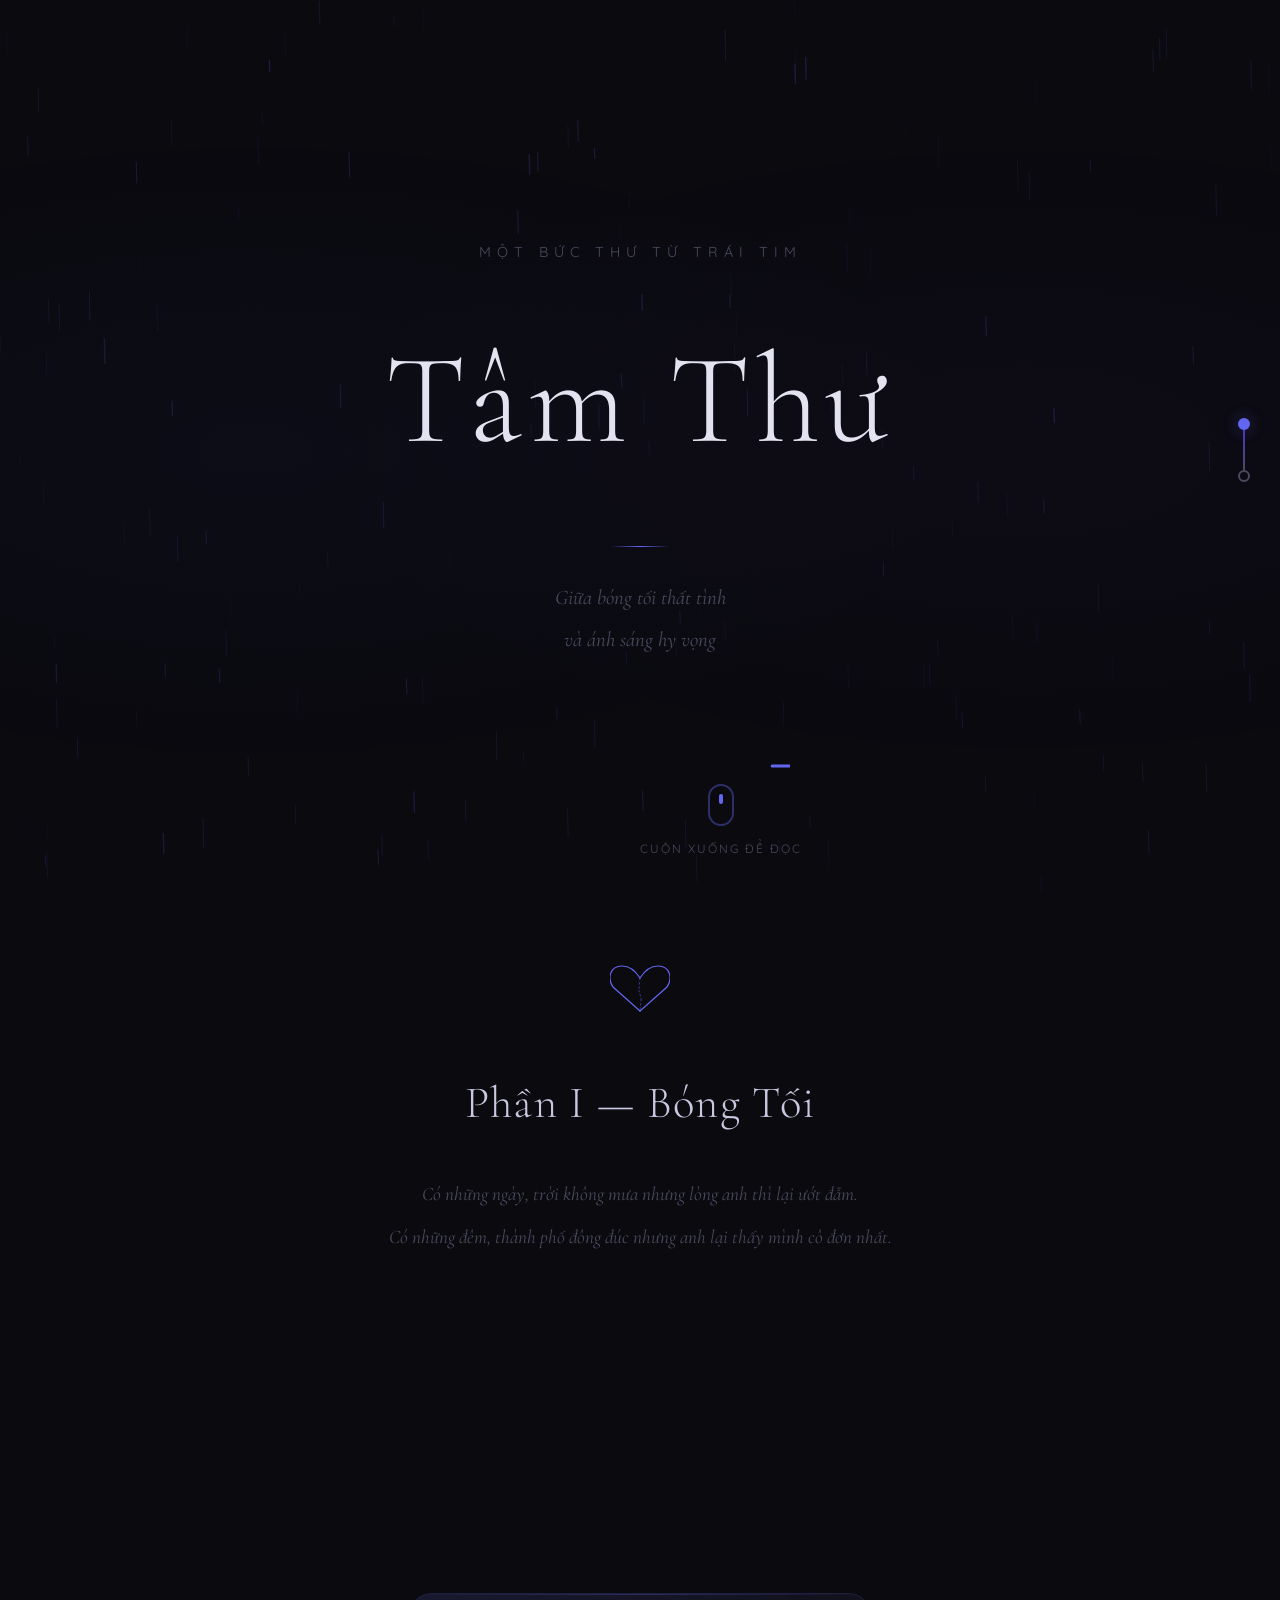
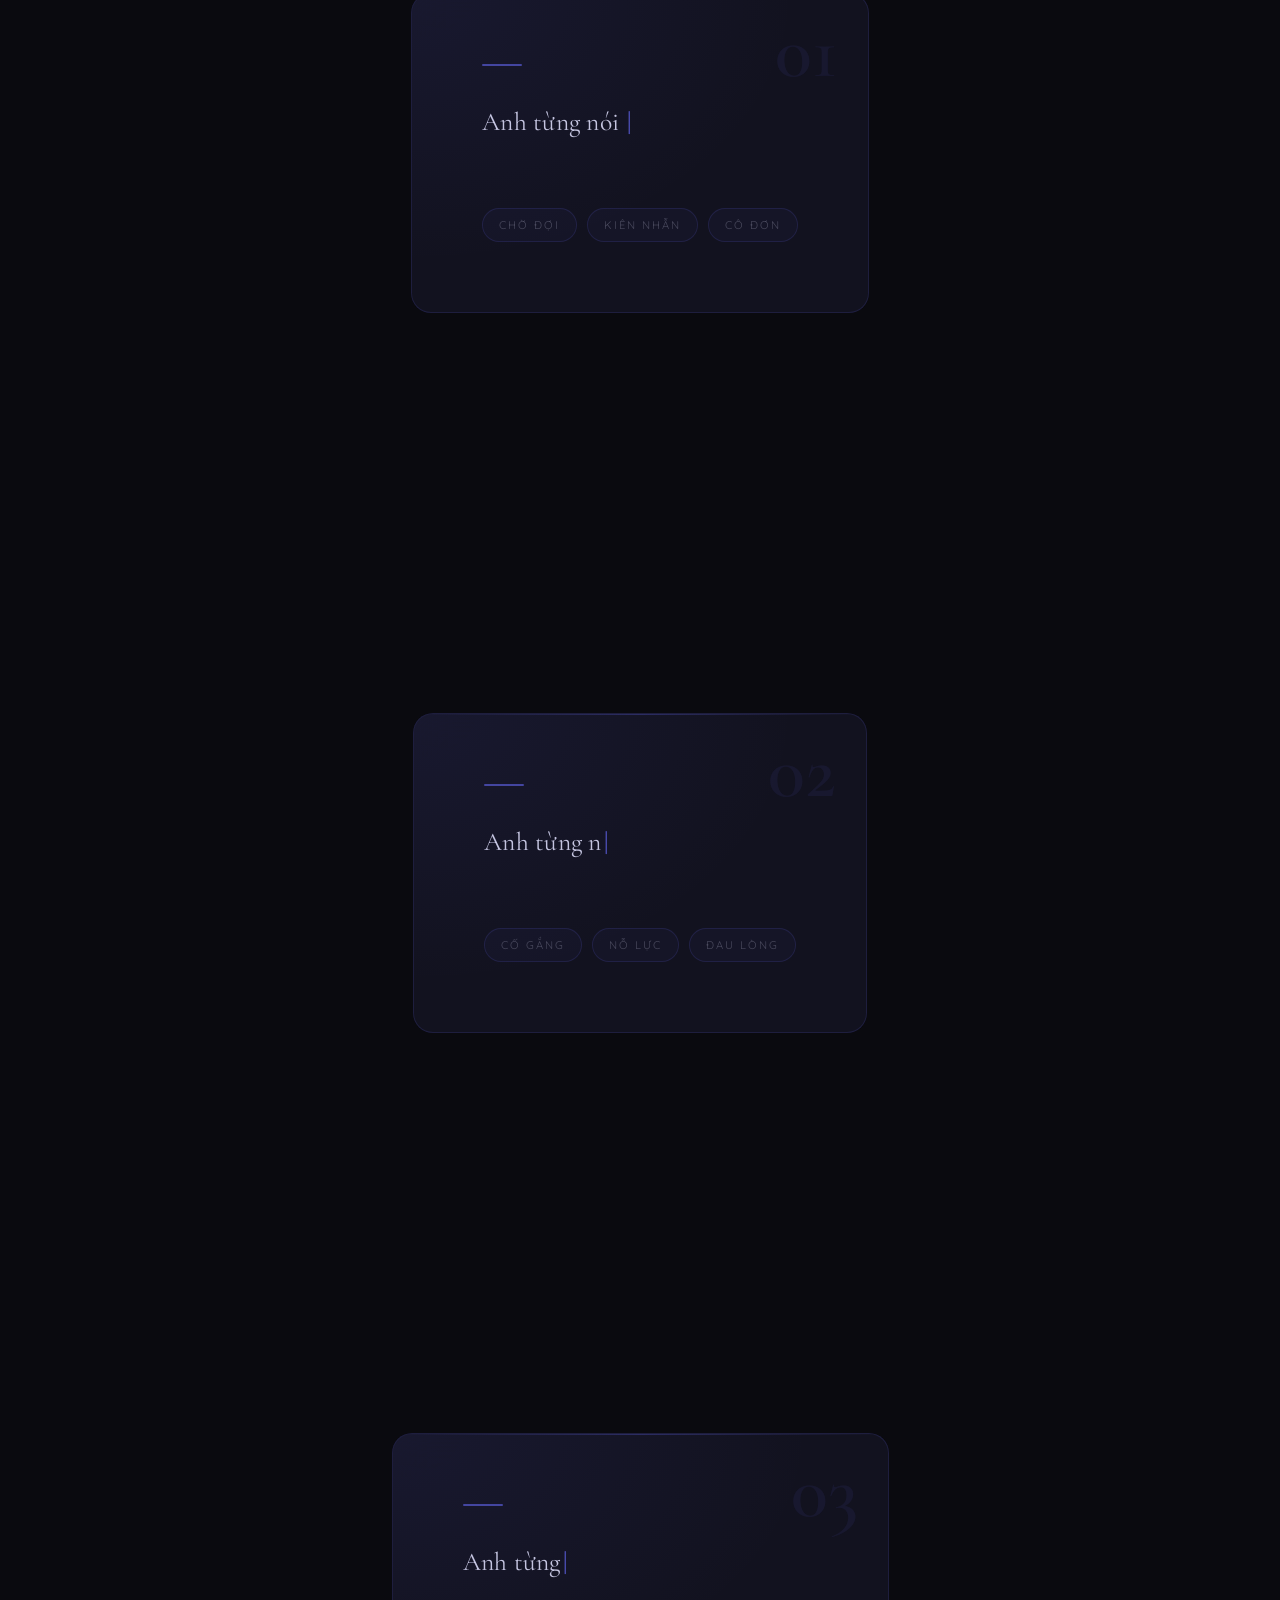
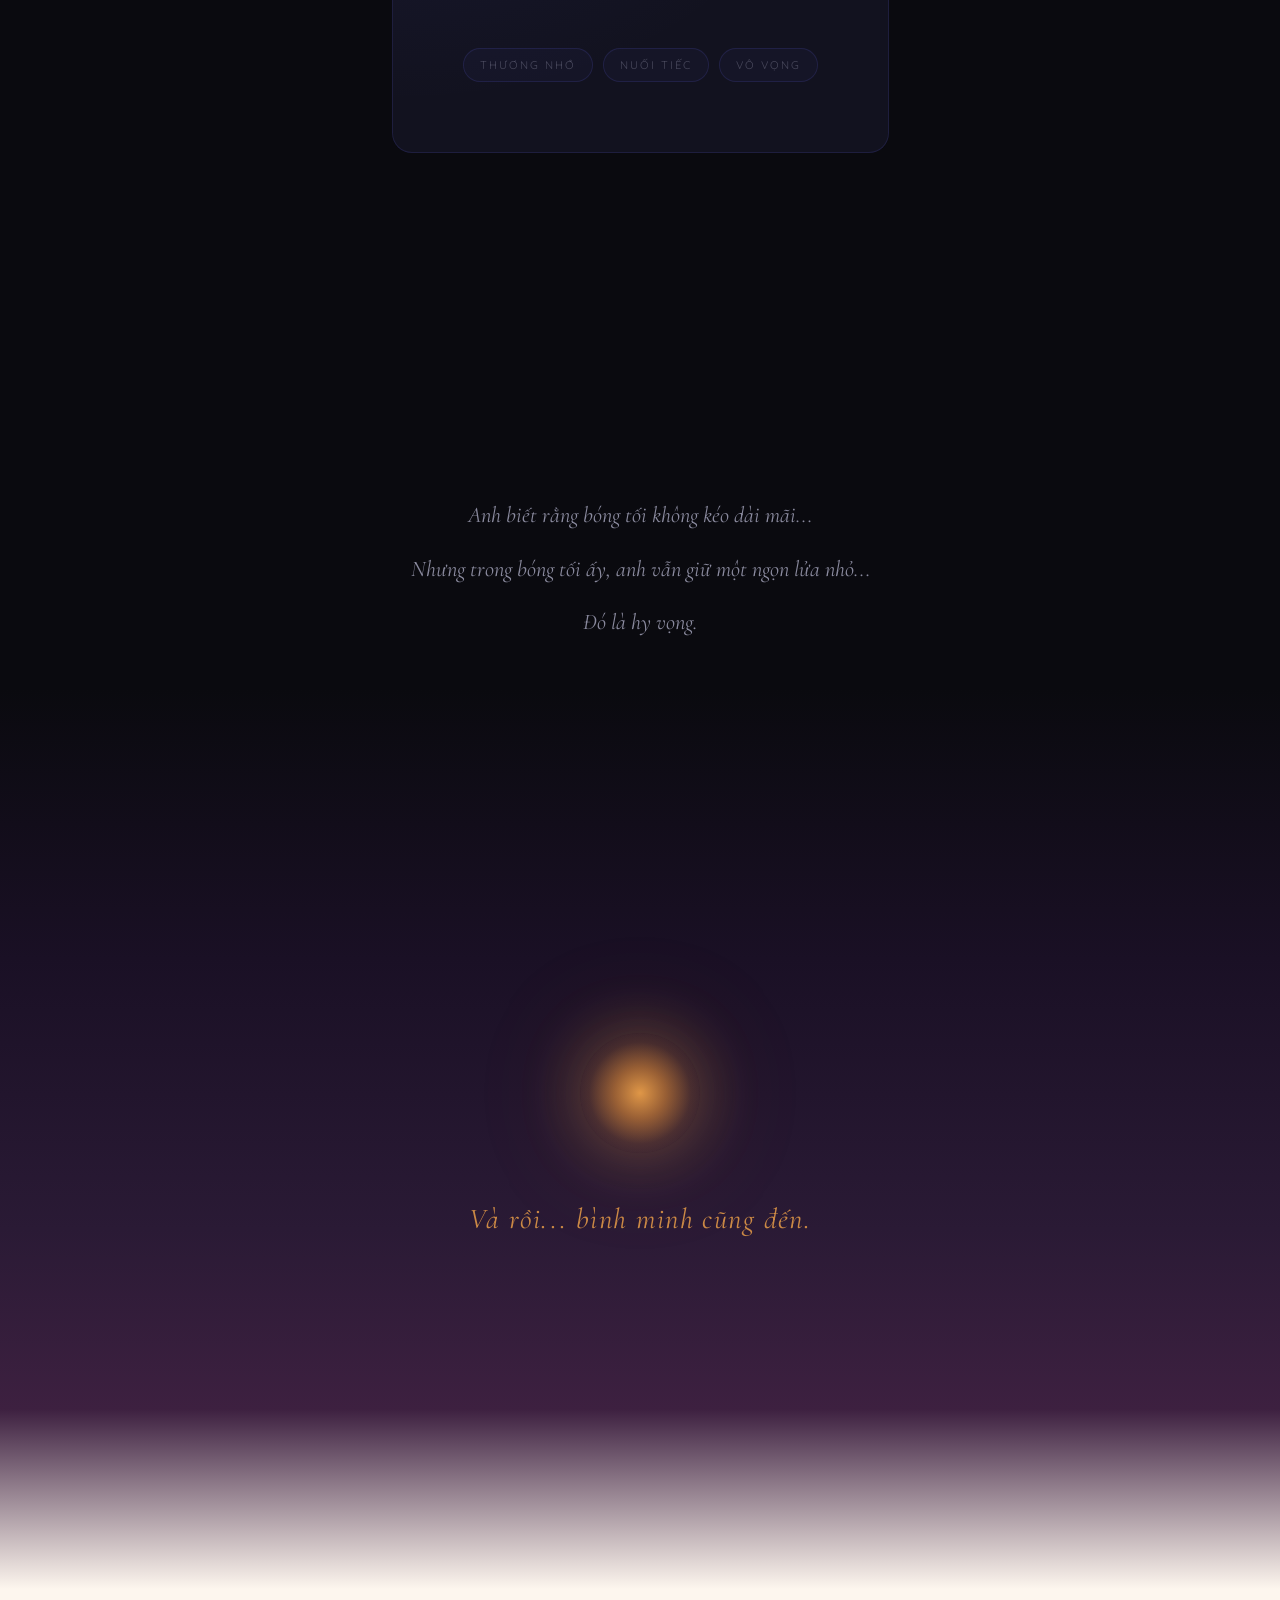
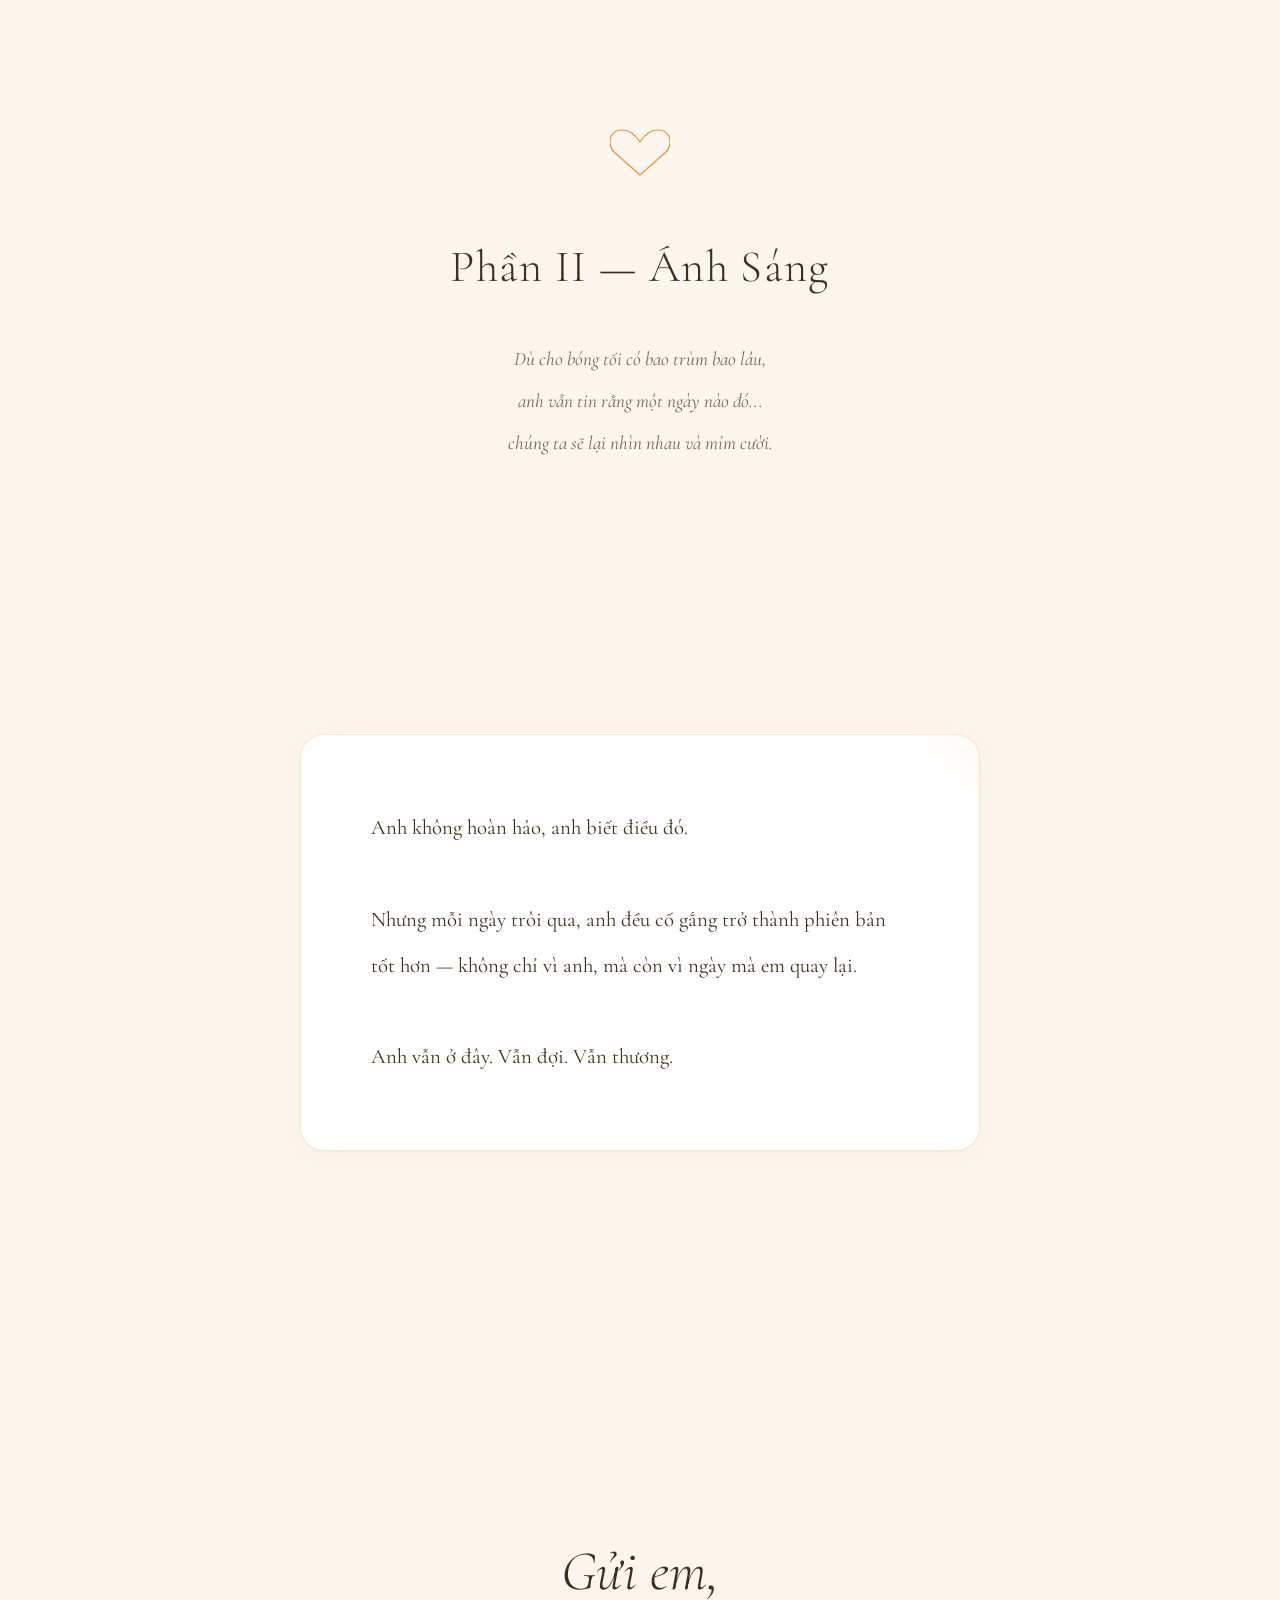
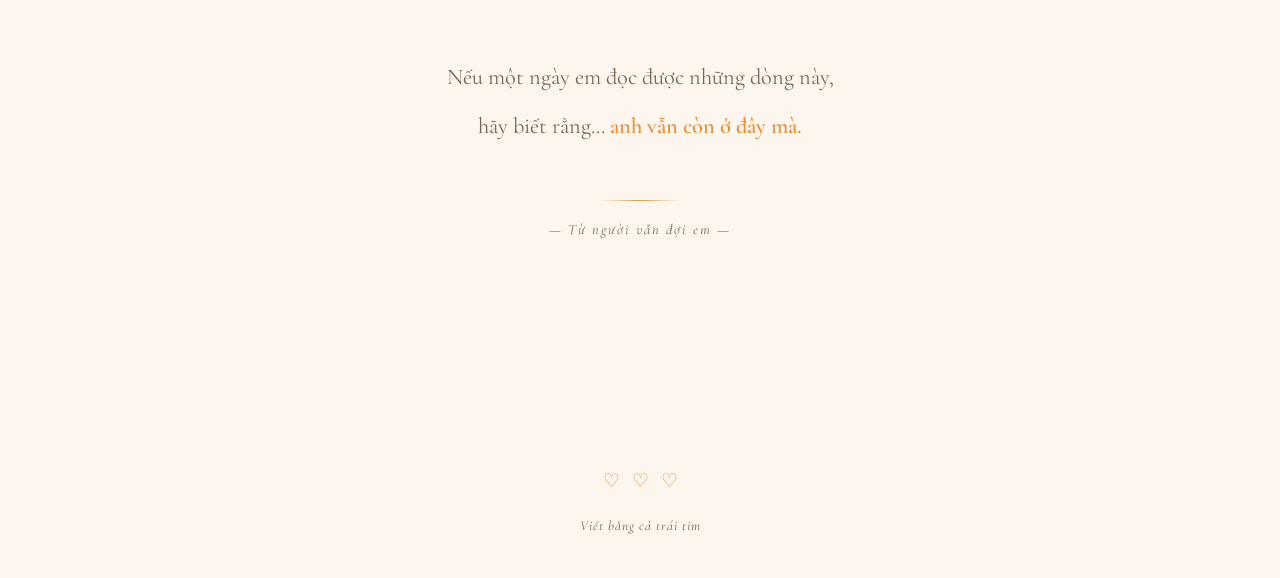
<file: index.html>
<!DOCTYPE html>
<html lang="vi">
<head>
  <meta charset="UTF-8">
  <meta name="viewport" content="width=device-width, initial-scale=1.0">
  <meta name="description" content="Một bức tâm thư từ trái tim — giữa bóng tối thất tình và ánh sáng hy vọng">
  <title>Tâm Thư — Giữa Bóng Tối Và Ánh Sáng</title>
  <link rel="preconnect" href="https://fonts.googleapis.com">
  <link rel="preconnect" href="https://fonts.gstatic.com" crossorigin>
  <link href="https://fonts.googleapis.com/css2?family=Cormorant+Garamond:ital,wght@0,300;0,400;0,500;0,600;1,300;1,400;1,500;1,600&family=Quicksand:wght@300;400;500;600&display=swap" rel="stylesheet">
  <link rel="stylesheet" href="style.css">
</head>
<body>
  <!-- ═══════════════ RAIN CANVAS ═══════════════ -->
  <canvas id="rainCanvas"></canvas>

  <!-- ═══════════════ PARTICLE CANVAS (LIGHT PHASE) ═══════════════ -->
  <canvas id="lightCanvas"></canvas>

  <!-- ═══════════════ SCROLL INDICATOR ═══════════════ -->
  <div class="scroll-indicator" id="scrollIndicator">
    <div class="scroll-mouse">
      <div class="scroll-wheel"></div>
    </div>
    <span>Cuộn xuống để đọc</span>
  </div>

  <!-- ═══════════════ PHASE INDICATOR ═══════════════ -->
  <div class="phase-nav" id="phaseNav">
    <div class="phase-dot active" data-phase="dark" title="Bóng Tối"></div>
    <div class="phase-line"></div>
    <div class="phase-dot" data-phase="light" title="Ánh Sáng"></div>
  </div>

  <!-- ═══════════════ DARK PHASE — HEARTBREAK ═══════════════ -->
  <section class="phase phase--dark" id="darkPhase">

    <!-- Hero -->
    <div class="hero" id="heroSection">
      <div class="hero__shatter-overlay"></div>
      <div class="hero__content">
        <div class="hero__subtitle reveal-text">Một bức thư từ trái tim</div>
        <h1 class="hero__title glitch-text" data-text="Tâm Thư">Tâm Thư</h1>
        <div class="hero__divider"></div>
        <p class="hero__tagline reveal-text">Giữa bóng tối thất tình<br>và ánh sáng hy vọng</p>
      </div>
      <div class="hero__heartbeat">
        <svg viewBox="0 0 200 60" class="heartbeat-line">
          <polyline points="0,30 30,30 40,30 50,10 60,50 70,30 80,30 90,30 100,30 110,30 120,10 130,50 140,30 150,30 160,30 170,30 200,30" />
        </svg>
      </div>
    </div>

    <!-- Dark Intro -->
    <div class="section section--dark-intro">
      <div class="container">
        <div class="broken-heart-icon reveal-element">
          <svg viewBox="0 0 100 90" class="broken-heart">
            <path class="heart-left" d="M50,85 L5,45 C-5,30 0,10 20,10 C35,10 45,22 50,30" />
            <path class="heart-right" d="M50,85 L95,45 C105,30 100,10 80,10 C65,10 55,22 50,30" />
            <line class="heart-crack" x1="50" y1="30" x2="48" y2="50" />
            <line class="heart-crack" x1="48" y1="50" x2="52" y2="65" />
            <line class="heart-crack" x1="52" y1="65" x2="50" y2="85" />
          </svg>
        </div>
        <h2 class="section__title reveal-element">Phần I — Bóng Tối</h2>
        <p class="section__desc reveal-element">
          Có những ngày, trời không mưa nhưng lòng anh thì lại ướt đẫm.<br>
          Có những đêm, thành phố đông đúc nhưng anh lại thấy mình cô đơn nhất.
        </p>
      </div>
    </div>

    <!-- Quote 1 -->
    <div class="section section--quote" id="quote1">
      <div class="container">
        <div class="quote-card quote-card--dark reveal-element">
          <div class="quote-card__number">01</div>
          <div class="quote-card__line"></div>
          <blockquote class="quote-card__text typewriter" data-text="Anh từng nói là anh sẽ đợi em, em thấy đấy anh vẫn còn ở đây mà.">
            <span class="typewriter-cursor">|</span>
          </blockquote>
          <div class="quote-card__emotion">
            <span class="emotion-tag">chờ đợi</span>
            <span class="emotion-tag">kiên nhẫn</span>
            <span class="emotion-tag">cô đơn</span>
          </div>
        </div>
      </div>
    </div>

    <!-- Quote 2 -->
    <div class="section section--quote" id="quote2">
      <div class="container">
        <div class="quote-card quote-card--dark reveal-element">
          <div class="quote-card__number">02</div>
          <div class="quote-card__line"></div>
          <blockquote class="quote-card__text typewriter" data-text="Anh từng nói là anh sẽ trở nên tốt hơn, anh vẫn đang cố gắng mỗi ngày, mọi thứ dần trở nên suôn sẻ, trừ việc em rời đi.">
            <span class="typewriter-cursor">|</span>
          </blockquote>
          <div class="quote-card__emotion">
            <span class="emotion-tag">cố gắng</span>
            <span class="emotion-tag">nỗ lực</span>
            <span class="emotion-tag">đau lòng</span>
          </div>
        </div>
      </div>
    </div>

    <!-- Quote 3 -->
    <div class="section section--quote" id="quote3">
      <div class="container">
        <div class="quote-card quote-card--dark reveal-element">
          <div class="quote-card__number">03</div>
          <div class="quote-card__line"></div>
          <blockquote class="quote-card__text typewriter" data-text="Anh từng nói là anh sẽ mãi thương em, nhưng em ơi, nếu ánh mắt có thể ôm, anh đã ôm bóng lưng ấy vô số lần..">
            <span class="typewriter-cursor">|</span>
          </blockquote>
          <div class="quote-card__emotion">
            <span class="emotion-tag">thương nhớ</span>
            <span class="emotion-tag">nuối tiếc</span>
            <span class="emotion-tag">vô vọng</span>
          </div>
        </div>
      </div>
    </div>

    <!-- Dark Closing -->
    <div class="section section--dark-close">
      <div class="container">
        <p class="dark-close__text reveal-element">
          Anh biết rằng bóng tối không kéo dài mãi...<br>
          Nhưng trong bóng tối ấy, anh vẫn giữ một ngọn lửa nhỏ...<br>
          Đó là hy vọng.
        </p>
      </div>
    </div>
  </section>

  <!-- ═══════════════ TRANSITION ═══════════════ -->
  <section class="transition-zone" id="transitionZone">
    <div class="transition-zone__content">
      <div class="sunrise-circle"></div>
      <p class="transition-text reveal-element">Và rồi... bình minh cũng đến.</p>
    </div>
  </section>

  <!-- ═══════════════ LIGHT PHASE — HOPE ═══════════════ -->
  <section class="phase phase--light" id="lightPhase">

    <!-- Light Intro -->
    <div class="section section--light-intro">
      <div class="container">
        <div class="healed-heart-icon reveal-element">
          <svg viewBox="0 0 100 90" class="healed-heart">
            <path d="M50,85 L5,45 C-5,30 0,10 20,10 C35,10 45,22 50,30 C55,22 65,10 80,10 C100,10 105,30 95,45 Z" />
          </svg>
        </div>
        <h2 class="section__title section__title--light reveal-element">Phần II — Ánh Sáng</h2>
        <p class="section__desc section__desc--light reveal-element">
          Dù cho bóng tối có bao trùm bao lâu,<br>
          anh vẫn tin rằng một ngày nào đó...<br>
          chúng ta sẽ lại nhìn nhau và mỉm cười.
        </p>
      </div>
    </div>

    <!-- Light Message -->
    <div class="section section--light-message">
      <div class="container">
        <div class="light-card reveal-element">
          <div class="light-card__glow"></div>
          <p class="light-card__text">
            Anh không hoàn hảo, anh biết điều đó.<br><br>
            Nhưng mỗi ngày trôi qua, anh đều cố gắng trở thành phiên bản tốt hơn —
            không chỉ vì anh, mà còn vì ngày mà em quay lại.<br><br>
            Anh vẫn ở đây. Vẫn đợi. Vẫn thương.
          </p>
        </div>
      </div>
    </div>

    <!-- Final -->
    <div class="section section--final">
      <div class="container">
        <div class="final-message reveal-element">
          <h2 class="final-message__title">Gửi em,</h2>
          <p class="final-message__text">
            Nếu một ngày em đọc được những dòng này,<br>
            hãy biết rằng... <strong>anh vẫn còn ở đây mà.</strong>
          </p>
          <div class="final-message__signature">
            <div class="signature-line"></div>
            <span>— Từ người vẫn đợi em —</span>
          </div>
        </div>
      </div>
    </div>

    <!-- Footer -->
    <footer class="footer">
      <div class="footer__hearts">
        <span>♡</span><span>♡</span><span>♡</span>
      </div>
      <p class="footer__text">Viết bằng cả trái tim</p>
    </footer>
  </section>

  <script src="script.js"></script>
</body>
</html>
</file>
<file: style.css>
/* ═══════════════════════════════════════════════════
   TÂM THƯ — GIỮA BÓNG TỐI VÀ ÁNH SÁNG
   Design System & Styles
   ═══════════════════════════════════════════════════ */

/* ─── CSS Variables ─── */
:root {
  /* Dark Phase Palette */
  --dark-bg: #0a0a0f;
  --dark-bg-secondary: #0f0f1a;
  --dark-surface: #14141f;
  --dark-text: #8a8a9e;
  --dark-text-dim: #4a4a5e;
  --dark-accent: #6366f1;
  --dark-accent-dim: #4338ca;
  --dark-quote-bg: rgba(20, 20, 35, 0.85);
  --dark-border: rgba(99, 102, 241, 0.15);
  --dark-glow: rgba(99, 102, 241, 0.08);

  /* Light Phase Palette */
  --light-bg: #fdf6ee;
  --light-bg-warm: #fef3e2;
  --light-surface: #ffffff;
  --light-text: #3d2e1f;
  --light-text-soft: #7a6552;
  --light-accent: #e8913a;
  --light-accent-warm: #f4a54a;
  --light-gold: #d4a04a;
  --light-border: rgba(212, 160, 74, 0.25);
  --light-glow: rgba(232, 145, 58, 0.12);

  /* Transition */
  --transition-bg: #1a1025;

  /* Typography */
  --font-serif: 'Cormorant Garamond', Georgia, serif;
  --font-sans: 'Quicksand', 'Segoe UI', sans-serif;

  /* Spacing */
  --section-padding: clamp(80px, 15vh, 160px);

  /* Rain color */
  --rain-color: rgba(99, 102, 241, 0.25);
}

/* ─── Reset & Base ─── */
*,
*::before,
*::after {
  margin: 0;
  padding: 0;
  box-sizing: border-box;
}

html {
  scroll-behavior: smooth;
  overflow-x: hidden;
  scrollbar-width: thin;
  scrollbar-color: var(--dark-accent-dim) var(--dark-bg);
}

html::-webkit-scrollbar {
  width: 6px;
}

html::-webkit-scrollbar-track {
  background: var(--dark-bg);
}

html::-webkit-scrollbar-thumb {
  background: var(--dark-accent-dim);
  border-radius: 3px;
}

body {
  font-family: var(--font-sans);
  line-height: 1.8;
  color: var(--dark-text);
  background: var(--dark-bg);
  overflow-x: hidden;
  -webkit-font-smoothing: antialiased;
  -moz-osx-font-smoothing: grayscale;
}

/* ─── Canvas Layers ─── */
#rainCanvas,
#lightCanvas {
  position: fixed;
  top: 0;
  left: 0;
  width: 100%;
  height: 100%;
  pointer-events: none;
  z-index: 1;
}

#lightCanvas {
  opacity: 0;
  transition: opacity 1.5s ease;
}

body.in-light #rainCanvas {
  opacity: 0;
  transition: opacity 1.5s ease;
}

body.in-light #lightCanvas {
  opacity: 1;
}

/* ─── Container ─── */
.container {
  max-width: 800px;
  margin: 0 auto;
  padding: 0 clamp(20px, 5vw, 60px);
}

/* ─── Scroll Indicator ─── */
.scroll-indicator {
  position: fixed;
  bottom: 40px;
  left: 50%;
  transform: translateX(-50%);
  z-index: 100;
  display: flex;
  flex-direction: column;
  align-items: center;
  gap: 12px;
  animation: fadeInUp 1.5s ease 2s both;
  transition: opacity 0.8s ease;
}

.scroll-indicator.hidden {
  opacity: 0;
  pointer-events: none;
}

.scroll-mouse {
  width: 26px;
  height: 42px;
  border: 2px solid rgba(99, 102, 241, 0.4);
  border-radius: 13px;
  position: relative;
}

.scroll-wheel {
  width: 4px;
  height: 10px;
  background: var(--dark-accent);
  border-radius: 2px;
  position: absolute;
  top: 8px;
  left: 50%;
  transform: translateX(-50%);
  animation: scrollWheel 2s ease-in-out infinite;
}

.scroll-indicator span {
  font-size: 0.75rem;
  color: var(--dark-text-dim);
  letter-spacing: 2px;
  text-transform: uppercase;
  font-family: var(--font-sans);
}

@keyframes scrollWheel {
  0%, 100% { top: 8px; opacity: 1; }
  50% { top: 22px; opacity: 0.3; }
}

/* ─── Phase Navigation ─── */
.phase-nav {
  position: fixed;
  right: 30px;
  top: 50%;
  transform: translateY(-50%);
  z-index: 100;
  display: flex;
  flex-direction: column;
  align-items: center;
  gap: 0;
}

.phase-dot {
  width: 12px;
  height: 12px;
  border-radius: 50%;
  border: 2px solid var(--dark-text-dim);
  background: transparent;
  cursor: pointer;
  transition: all 0.5s ease;
  position: relative;
}

.phase-dot.active {
  border-color: var(--dark-accent);
  background: var(--dark-accent);
  box-shadow: 0 0 15px rgba(99, 102, 241, 0.4);
}

.phase-dot[data-phase="light"].active {
  border-color: var(--light-accent);
  background: var(--light-accent);
  box-shadow: 0 0 15px rgba(232, 145, 58, 0.4);
}

.phase-line {
  width: 2px;
  height: 40px;
  background: linear-gradient(to bottom, var(--dark-accent-dim), var(--dark-text-dim));
  transition: background 0.5s ease;
}

/* ─── Section Base ─── */
.section {
  padding: var(--section-padding) 0;
  position: relative;
  z-index: 2;
}

/* ─── Reveal Animations ─── */
.reveal-element {
  opacity: 0;
  transform: translateY(40px);
  transition: opacity 1s cubic-bezier(0.16, 1, 0.3, 1),
              transform 1s cubic-bezier(0.16, 1, 0.3, 1);
}

.reveal-element.visible {
  opacity: 1;
  transform: translateY(0);
}

.reveal-text {
  opacity: 0;
  transform: translateY(20px);
  transition: opacity 0.8s ease, transform 0.8s ease;
}

.reveal-text.visible {
  opacity: 1;
  transform: translateY(0);
}

/* ═══════════════════════════════════════════════════
   HERO SECTION
   ═══════════════════════════════════════════════════ */
.hero {
  min-height: 100vh;
  display: flex;
  flex-direction: column;
  align-items: center;
  justify-content: center;
  position: relative;
  overflow: hidden;
  z-index: 2;
}

.hero__shatter-overlay {
  position: absolute;
  inset: 0;
  background:
    radial-gradient(ellipse at 20% 50%, rgba(99, 102, 241, 0.04) 0%, transparent 50%),
    radial-gradient(ellipse at 80% 50%, rgba(139, 92, 246, 0.03) 0%, transparent 50%);
  pointer-events: none;
}

.hero__content {
  text-align: center;
  position: relative;
  z-index: 5;
}

.hero__subtitle {
  font-family: var(--font-sans);
  font-size: clamp(0.75rem, 1.5vw, 0.9rem);
  letter-spacing: 6px;
  text-transform: uppercase;
  color: var(--dark-text-dim);
  margin-bottom: 20px;
  animation: fadeInUp 1s ease 0.5s both;
}

.hero__title {
  font-family: var(--font-serif);
  font-size: clamp(3.5rem, 10vw, 8rem);
  font-weight: 300;
  color: #e2e2f0;
  letter-spacing: 0.05em;
  position: relative;
  animation: fadeInUp 1s ease 0.8s both;
}

/* Glitch effect on title */
.glitch-text {
  position: relative;
}

.glitch-text::before,
.glitch-text::after {
  content: attr(data-text);
  position: absolute;
  top: 0;
  left: 0;
  width: 100%;
  height: 100%;
  font-family: inherit;
  font-size: inherit;
  font-weight: inherit;
  letter-spacing: inherit;
}

.glitch-text::before {
  color: rgba(99, 102, 241, 0.5);
  animation: glitch1 4s infinite;
  clip-path: inset(0 0 80% 0);
}

.glitch-text::after {
  color: rgba(239, 68, 68, 0.3);
  animation: glitch2 4s infinite;
  clip-path: inset(80% 0 0 0);
}

@keyframes glitch1 {
  0%, 90%, 100% { transform: translate(0); }
  92% { transform: translate(-3px, -1px); }
  94% { transform: translate(3px, 1px); }
  96% { transform: translate(-2px, 0); }
}

@keyframes glitch2 {
  0%, 88%, 100% { transform: translate(0); }
  90% { transform: translate(2px, 1px); }
  93% { transform: translate(-2px, -1px); }
  95% { transform: translate(1px, 0); }
}

.hero__divider {
  width: 60px;
  height: 1px;
  background: linear-gradient(to right, transparent, var(--dark-accent), transparent);
  margin: 30px auto;
  animation: fadeInUp 1s ease 1s both;
}

.hero__tagline {
  font-family: var(--font-serif);
  font-size: clamp(1rem, 2vw, 1.3rem);
  font-style: italic;
  color: var(--dark-text-dim);
  line-height: 2;
  animation: fadeInUp 1s ease 1.2s both;
}

/* Heartbeat line */
.hero__heartbeat {
  position: absolute;
  bottom: 80px;
  width: 300px;
  opacity: 0.2;
  animation: fadeInUp 1s ease 1.5s both;
}

.heartbeat-line polyline {
  fill: none;
  stroke: var(--dark-accent);
  stroke-width: 2;
  stroke-linecap: round;
  stroke-linejoin: round;
  stroke-dasharray: 300;
  stroke-dashoffset: 300;
  animation: heartbeat-draw 3s ease-in-out infinite;
}

@keyframes heartbeat-draw {
  0% { stroke-dashoffset: 300; }
  50% { stroke-dashoffset: 0; }
  100% { stroke-dashoffset: -300; }
}

/* ═══════════════════════════════════════════════════
   DARK PHASE SECTIONS
   ═══════════════════════════════════════════════════ */
.section--dark-intro {
  text-align: center;
  padding-top: 60px;
}

.broken-heart-icon {
  margin-bottom: 40px;
}

.broken-heart {
  width: 60px;
  height: 54px;
}

.heart-left,
.heart-right {
  fill: none;
  stroke: var(--dark-accent);
  stroke-width: 2;
  stroke-linecap: round;
  animation: heart-pulse 3s ease-in-out infinite;
}

.heart-right {
  animation-delay: 0.15s;
}

.heart-crack {
  stroke: var(--dark-accent);
  stroke-width: 1.5;
  stroke-dasharray: 4 3;
  opacity: 0.6;
}

@keyframes heart-pulse {
  0%, 100% { opacity: 0.6; }
  50% { opacity: 1; }
}

.section__title {
  font-family: var(--font-serif);
  font-size: clamp(1.8rem, 4vw, 2.8rem);
  font-weight: 300;
  color: #c8c8e0;
  margin-bottom: 30px;
  letter-spacing: 0.03em;
}

.section__desc {
  font-family: var(--font-serif);
  font-size: clamp(1rem, 2vw, 1.2rem);
  font-style: italic;
  color: var(--dark-text-dim);
  line-height: 2.2;
  max-width: 600px;
  margin: 0 auto;
}

/* ═══════════════════════════════════════════════════
   QUOTE CARDS
   ═══════════════════════════════════════════════════ */
.section--quote {
  display: flex;
  align-items: center;
  min-height: 80vh;
}

.quote-card {
  position: relative;
  padding: clamp(40px, 6vw, 70px);
  border-radius: 20px;
  overflow: hidden;
}

.quote-card--dark {
  background: var(--dark-quote-bg);
  border: 1px solid var(--dark-border);
  backdrop-filter: blur(20px);
  -webkit-backdrop-filter: blur(20px);
}

.quote-card--dark::before {
  content: '';
  position: absolute;
  top: 0;
  left: 0;
  right: 0;
  height: 1px;
  background: linear-gradient(to right,
    transparent,
    rgba(99, 102, 241, 0.3),
    transparent
  );
}

.quote-card--dark::after {
  content: '';
  position: absolute;
  inset: 0;
  background: radial-gradient(
    ellipse at top left,
    var(--dark-glow),
    transparent 60%
  );
  pointer-events: none;
}

.quote-card__number {
  font-family: var(--font-serif);
  font-size: clamp(3rem, 6vw, 5rem);
  font-weight: 600;
  color: rgba(99, 102, 241, 0.08);
  position: absolute;
  top: 20px;
  right: 30px;
  line-height: 1;
  user-select: none;
}

.quote-card__line {
  width: 40px;
  height: 2px;
  background: var(--dark-accent);
  margin-bottom: 30px;
  opacity: 0.6;
  border-radius: 1px;
}

.quote-card__text {
  font-family: var(--font-serif);
  font-size: clamp(1.2rem, 2.5vw, 1.6rem);
  font-weight: 400;
  color: #c8c8e0;
  line-height: 2;
  letter-spacing: 0.01em;
  position: relative;
  min-height: 3.2em;
}

.typewriter-cursor {
  display: inline-block;
  animation: blink 1s step-end infinite;
  color: var(--dark-accent);
  font-weight: 300;
  margin-left: 2px;
}

.typewriter-cursor.hidden {
  display: none;
}

@keyframes blink {
  0%, 100% { opacity: 1; }
  50% { opacity: 0; }
}

.quote-card__emotion {
  display: flex;
  gap: 10px;
  flex-wrap: wrap;
  margin-top: 30px;
}

.emotion-tag {
  font-family: var(--font-sans);
  font-size: 0.7rem;
  letter-spacing: 2px;
  text-transform: uppercase;
  color: var(--dark-text-dim);
  padding: 6px 16px;
  border: 1px solid rgba(99, 102, 241, 0.15);
  border-radius: 20px;
  background: rgba(99, 102, 241, 0.04);
}

/* ─── Dark Closing ─── */
.section--dark-close {
  text-align: center;
  padding-bottom: 40px;
}

.dark-close__text {
  font-family: var(--font-serif);
  font-size: clamp(1.1rem, 2vw, 1.4rem);
  font-style: italic;
  color: var(--dark-text);
  line-height: 2.4;
}

/* ═══════════════════════════════════════════════════
   TRANSITION ZONE
   ═══════════════════════════════════════════════════ */
.transition-zone {
  min-height: 100vh;
  display: flex;
  align-items: center;
  justify-content: center;
  position: relative;
  z-index: 2;
  background: linear-gradient(
    to bottom,
    var(--dark-bg),
    var(--transition-bg) 30%,
    #2a1a35 60%,
    #3d2040 80%,
    var(--light-bg)
  );
  overflow: hidden;
}

.transition-zone__content {
  text-align: center;
  position: relative;
}

.sunrise-circle {
  width: 120px;
  height: 120px;
  border-radius: 50%;
  background: radial-gradient(
    circle,
    rgba(244, 165, 74, 0.9) 0%,
    rgba(232, 145, 58, 0.6) 30%,
    rgba(232, 145, 58, 0.2) 60%,
    transparent 100%
  );
  margin: 0 auto 40px;
  animation: sunrise-glow 3s ease-in-out infinite alternate;
  box-shadow:
    0 0 60px rgba(244, 165, 74, 0.3),
    0 0 120px rgba(232, 145, 58, 0.15);
}

@keyframes sunrise-glow {
  0% {
    transform: scale(1);
    box-shadow:
      0 0 60px rgba(244, 165, 74, 0.3),
      0 0 120px rgba(232, 145, 58, 0.15);
  }
  100% {
    transform: scale(1.15);
    box-shadow:
      0 0 80px rgba(244, 165, 74, 0.45),
      0 0 160px rgba(232, 145, 58, 0.25);
  }
}

.transition-text {
  font-family: var(--font-serif);
  font-size: clamp(1.2rem, 3vw, 1.8rem);
  font-style: italic;
  color: rgba(244, 165, 74, 0.8);
  letter-spacing: 0.05em;
}

/* ═══════════════════════════════════════════════════
   LIGHT PHASE
   ═══════════════════════════════════════════════════ */
.phase--light {
  background: var(--light-bg);
  color: var(--light-text);
  position: relative;
}

.phase--light::before {
  content: '';
  position: absolute;
  top: 0;
  left: 0;
  right: 0;
  height: 200px;
  background: linear-gradient(to bottom, var(--light-bg), transparent);
  pointer-events: none;
}

/* Light Intro */
.section--light-intro {
  text-align: center;
  padding-top: var(--section-padding);
}

.healed-heart-icon {
  margin-bottom: 40px;
}

.healed-heart {
  width: 60px;
  height: 54px;
}

.healed-heart path {
  fill: none;
  stroke: var(--light-accent);
  stroke-width: 2;
  stroke-linecap: round;
  animation: heart-glow 2s ease-in-out infinite alternate;
}

@keyframes heart-glow {
  0% {
    stroke: var(--light-accent);
    filter: drop-shadow(0 0 4px rgba(232, 145, 58, 0.3));
  }
  100% {
    stroke: var(--light-accent-warm);
    filter: drop-shadow(0 0 10px rgba(244, 165, 74, 0.5));
  }
}

.section__title--light {
  color: var(--light-text);
}

.section__desc--light {
  color: var(--light-text-soft);
}

/* Light Card */
.light-card {
  position: relative;
  padding: clamp(40px, 6vw, 70px);
  background: var(--light-surface);
  border-radius: 24px;
  border: 1px solid var(--light-border);
  box-shadow:
    0 4px 30px rgba(212, 160, 74, 0.08),
    0 1px 3px rgba(0, 0, 0, 0.04);
  overflow: hidden;
}

.light-card__glow {
  position: absolute;
  top: -50%;
  right: -30%;
  width: 300px;
  height: 300px;
  border-radius: 50%;
  background: radial-gradient(
    circle,
    rgba(244, 165, 74, 0.08),
    transparent 70%
  );
  pointer-events: none;
}

.light-card__text {
  font-family: var(--font-serif);
  font-size: clamp(1.1rem, 2vw, 1.3rem);
  color: var(--light-text);
  line-height: 2.2;
  position: relative;
  z-index: 1;
}

/* ═══════════════════════════════════════════════════
   FINAL MESSAGE
   ═══════════════════════════════════════════════════ */
.section--final {
  padding-bottom: 60px;
}

.final-message {
  text-align: center;
  padding: clamp(50px, 8vw, 100px) clamp(20px, 4vw, 40px);
}

.final-message__title {
  font-family: var(--font-serif);
  font-size: clamp(2rem, 5vw, 3.5rem);
  font-weight: 300;
  font-style: italic;
  color: var(--light-text);
  margin-bottom: 30px;
}

.final-message__text {
  font-family: var(--font-serif);
  font-size: clamp(1.1rem, 2vw, 1.4rem);
  color: var(--light-text-soft);
  line-height: 2.2;
  margin-bottom: 50px;
}

.final-message__text strong {
  color: var(--light-accent);
  font-weight: 600;
}

.final-message__signature {
  display: flex;
  flex-direction: column;
  align-items: center;
  gap: 16px;
}

.signature-line {
  width: 80px;
  height: 1px;
  background: linear-gradient(to right, transparent, var(--light-gold), transparent);
}

.final-message__signature span {
  font-family: var(--font-serif);
  font-size: 0.9rem;
  font-style: italic;
  color: var(--light-text-soft);
  letter-spacing: 2px;
}

/* ═══════════════════════════════════════════════════
   FOOTER
   ═══════════════════════════════════════════════════ */
.footer {
  text-align: center;
  padding: 60px 0 40px;
  position: relative;
  z-index: 2;
}

.footer__hearts {
  display: flex;
  justify-content: center;
  gap: 12px;
  margin-bottom: 16px;
}

.footer__hearts span {
  font-size: 1.2rem;
  color: var(--light-accent);
  animation: float-heart 3s ease-in-out infinite;
}

.footer__hearts span:nth-child(2) {
  animation-delay: 0.5s;
}

.footer__hearts span:nth-child(3) {
  animation-delay: 1s;
}

@keyframes float-heart {
  0%, 100% { transform: translateY(0); }
  50% { transform: translateY(-8px); }
}

.footer__text {
  font-family: var(--font-serif);
  font-size: 0.85rem;
  font-style: italic;
  color: var(--light-text-soft);
  letter-spacing: 1px;
}

/* ═══════════════════════════════════════════════════
   UTILITY ANIMATIONS
   ═══════════════════════════════════════════════════ */
@keyframes fadeInUp {
  from {
    opacity: 0;
    transform: translateY(30px);
  }
  to {
    opacity: 1;
    transform: translateY(0);
  }
}

@keyframes fadeIn {
  from { opacity: 0; }
  to { opacity: 1; }
}

/* ═══════════════════════════════════════════════════
   RESPONSIVE
   ═══════════════════════════════════════════════════ */
@media (max-width: 768px) {
  .phase-nav {
    right: 16px;
  }

  .phase-dot {
    width: 10px;
    height: 10px;
  }

  .phase-line {
    height: 30px;
  }

  .quote-card {
    padding: 30px 24px;
  }

  .quote-card__number {
    font-size: 2.5rem;
    top: 12px;
    right: 16px;
  }

  .hero__heartbeat {
    width: 200px;
    bottom: 60px;
  }

  .scroll-indicator {
    bottom: 24px;
  }
}

@media (max-width: 480px) {
  .hero__title {
    font-size: 3rem;
  }

  .phase-nav {
    right: 10px;
  }

  .emotion-tag {
    font-size: 0.6rem;
    padding: 4px 10px;
  }
}

/* ─── Selection ─── */
::selection {
  background: rgba(99, 102, 241, 0.3);
  color: #e2e2f0;
}

.phase--light ::selection {
  background: rgba(232, 145, 58, 0.3);
  color: var(--light-text);
}
</file>
